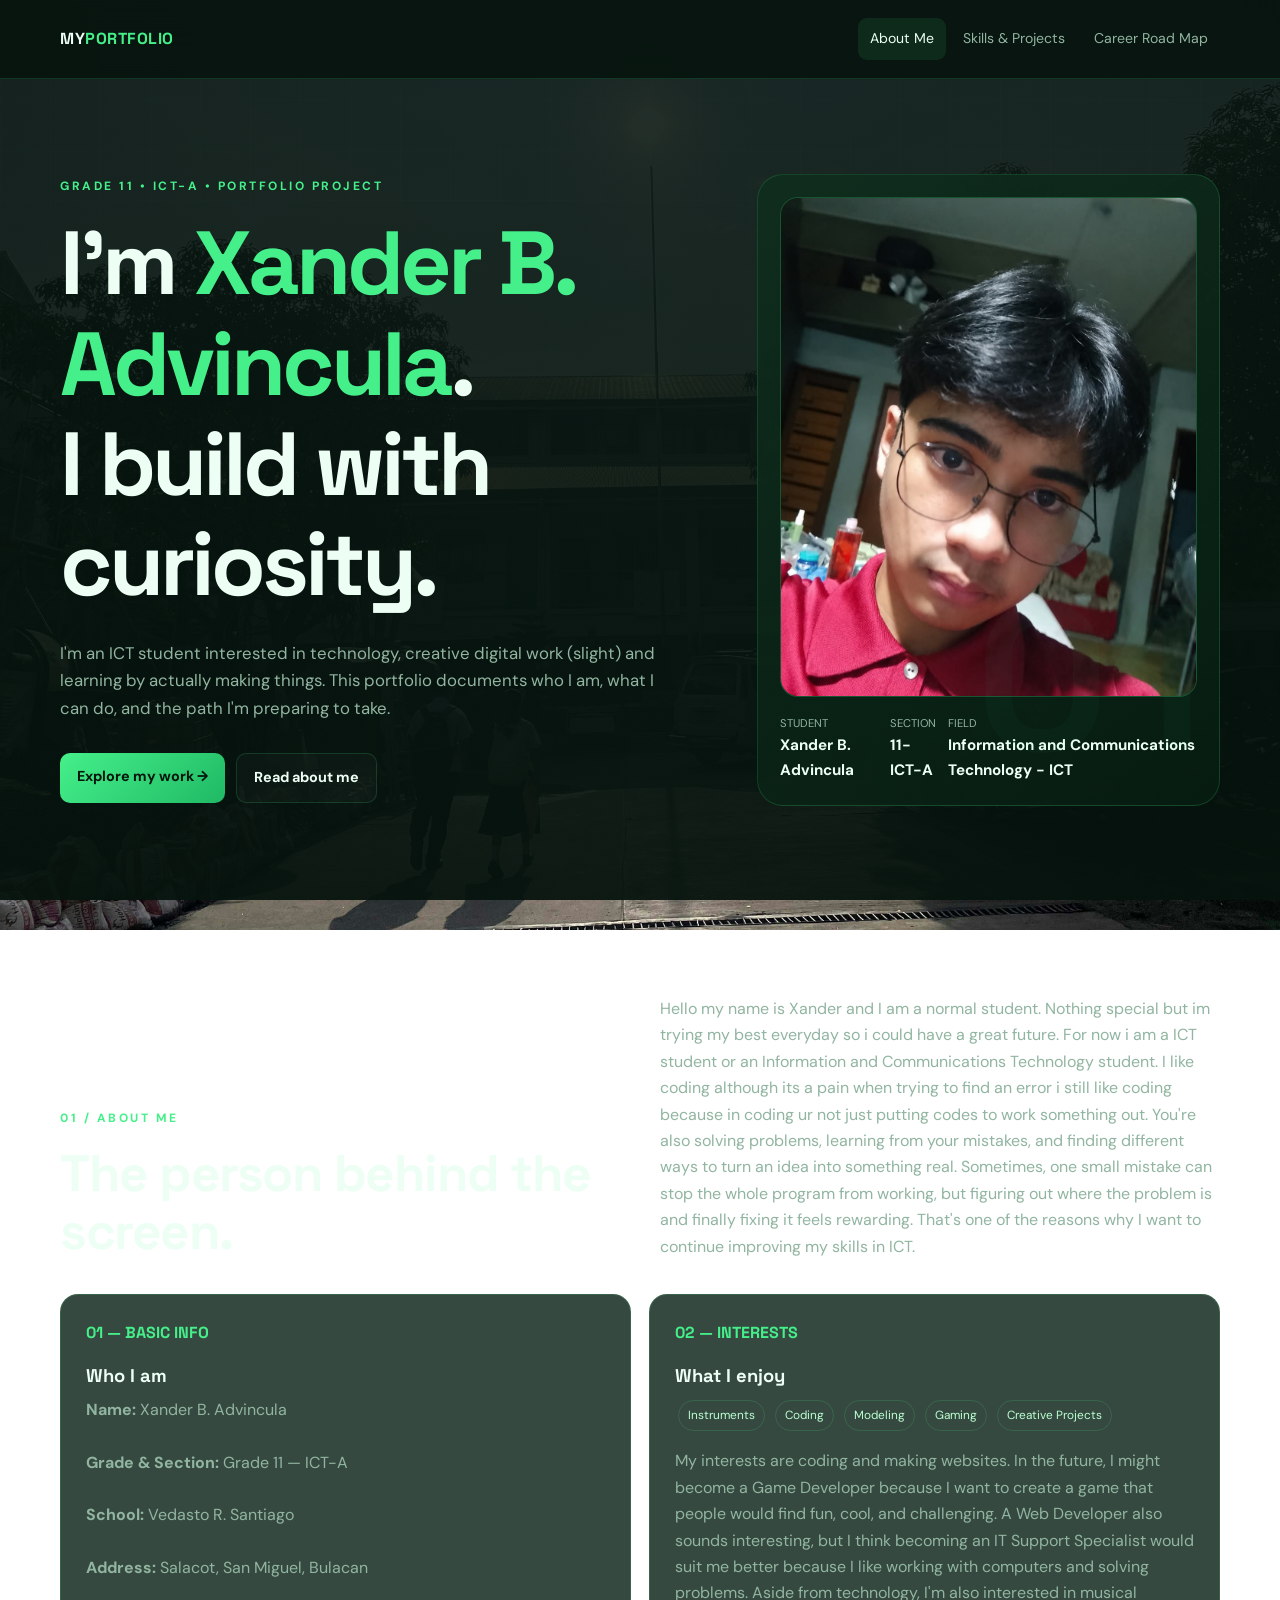
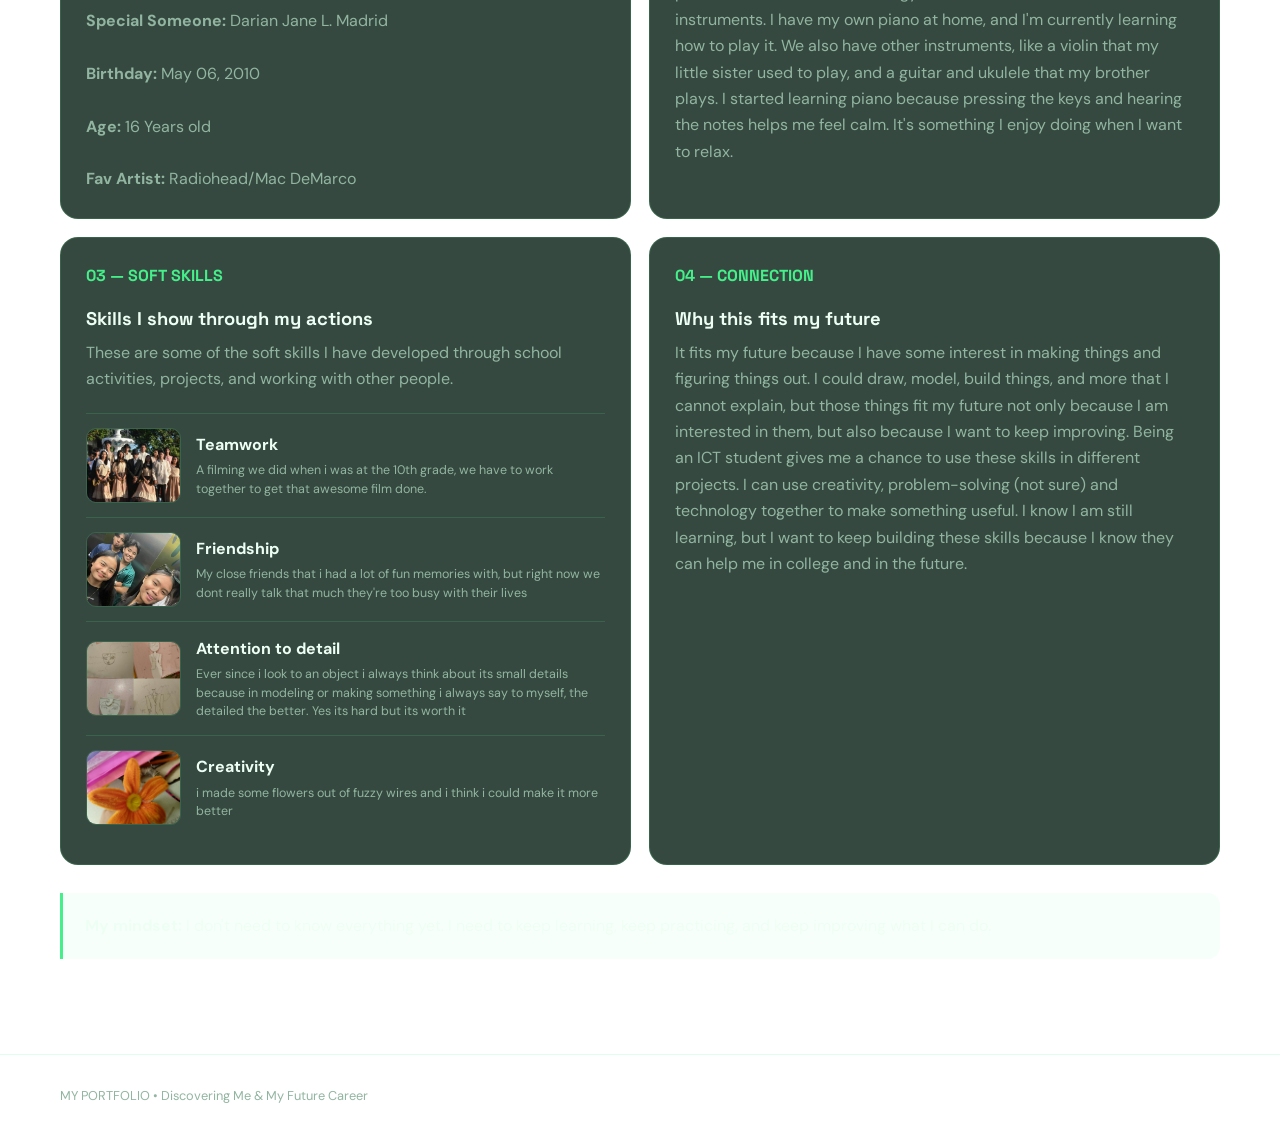
<file: index.html>
<html lang="en">

<head>
    <meta charset="UTF-8">
    <meta name="viewport" content="width=device-width, initial-scale=1.0">

    <title>My Portfolio — About Me</title>

    <link rel="stylesheet" href="style.css">
</head>

<body>

    <!-- NAVIGATION -->
    <header>
        <div class="container nav">

            <a href="index.html" class="logo">
                MY<b>PORTFOLIO</b>
            </a>

            <nav class="navlinks">
                <a href="index.html" class="active">About Me</a>
                <a href="skills.html">Skills & Projects</a>
                <a href="roadmap.html">Career Road Map</a>
            </nav>

        </div>
    </header>


    <main>

        <!-- HERO SECTION -->
        <section class="hero container fade">

            <div>

                <div class="eyebrow">
                    Grade 11 • ICT-A • Portfolio Project
                </div>

                <h1>
                    I'm <em>Xander B. Advincula</em>.<br>
                    I build with curiosity.
                </h1>

                <p class="lead">
                    I'm an ICT student interested in technology, creative
                    digital work (slight) and learning by actually making things.
                    This portfolio documents who I am, what I can do,
                    and the path I'm preparing to take.
                </p>

                <div class="actions">

                    <a href="skills.html" class="btn primary">
                        Explore my work →
                    </a>

                    <a href="#about" class="btn ghost">
                        Read about me
                    </a>

                </div>

            </div>


            <!-- PROFILE CARD -->
            <div class="hero-card">

                <img
                    src="xanie.jpg"
                    alt="My profile photo"
                    class="photo"
                >

                <div class="card-meta">

                    <div>
                        <small>STUDENT</small>
                        <strong>Xander B. Advincula</strong>
                    </div>

                    <div>
                        <small>SECTION</small>
                        <strong>11-ICT-A</strong>
                    </div>

                    <div>
                        <small>FIELD</small>
                        <strong>Information and Communications Technology - ICT </strong>
                    </div>

                </div>

            </div>

        </section>


        <section class="section" id="about">

            <div class="container">

                <div class="section-head">

                    <div>

                        <div class="eyebrow">
                            01 / About Me
                        </div>

                        <h2>
                            The person behind the screen.
                        </h2>

                    </div>

                    <p>
                       Hello my name is Xander and I am a normal student. Nothing special but im trying my best everyday so i could have a great future.
					   For now i am a ICT student or an Information and Communications Technology student. I like coding although its a pain when trying to find an error
					   i still like coding because in coding ur not just putting codes to work something out. You're also solving problems, learning from your mistakes, 
					   and finding different ways to turn an idea into something real. Sometimes, one small mistake can stop the whole program from working, but figuring 
					   out where the problem is and finally fixing it feels rewarding. That's one of the reasons why I want to continue improving my skills in ICT.

                </div>


                <div class="grid2">


                    <article class="card">

                        <div class="number">
                            01 — BASIC INFO
                        </div>

                        <h3>
                            Who I am
                        </h3>

                        <p>
                            <b>Name:</b>
                           Xander B. Advincula
                        </p> <br>

                        <p>
                            <b>Grade & Section:</b>
                            Grade 11 — ICT-A
                        </p> <br>

                        <p>
                            <b>School:</b>
                            Vedasto R. Santiago
                        </p> <br>

                        <p>
                            <b>Address:</b>
                            Salacot, San Miguel, Bulacan
                        </p> <br>
						
						 <p>
                            <b>Special Someone:</b>
                            Darian Jane L. Madrid
                        </p> <br>
						
						 <p>
                            <b>Birthday:</b>
                            May 06, 2010
                        </p> <br>
						
						<p>
                            <b>Age:</b>
                            16 Years old
                        </p> <br>
						
						<p>
                            <b>Fav Artist:</b>
                            Radiohead/Mac DeMarco
                        </p>



                    </article>


                    <!-- INTERESTS -->
                    <article class="card">

                        <div class="number">
                            02 — INTERESTS
                        </div>

                        <h3>
                            What I enjoy
                        </h3>

                        <span class="tag">
                            Instruments
                        </span>

                        <span class="tag">
                            Coding
                        </span>

                        <span class="tag">
                            Modeling
                        </span>

                        <span class="tag">
                            Gaming
                        </span>

                        <span class="tag">
                            Creative Projects
                        </span>

                        <p style="margin-top: 14px;">
                            My interests are coding and making websites. 
							In the future, I might become a Game Developer because I want to create a game that people would find fun, cool, and challenging.
							A Web Developer also sounds interesting, but I think becoming an IT Support Specialist would suit me better because I like working with computers and solving problems. 
							Aside from technology, I'm also interested in musical instruments. I have my own piano at home, and I'm currently learning how to play it. We also have other instruments, like a violin that my little sister used to play, and a guitar and ukulele that my brother plays. 
							I started learning piano because pressing the keys and hearing the notes helps me feel calm. 
							It's something I enjoy doing when I want to relax.
                        </p>

                    </article>


<!-- =========================
     SOFT SKILLS + EVIDENCE
========================== -->

<article class="card soft-skills-card">

    <div class="number">
        03 — SOFT SKILLS
    </div>

    <h3>
        Skills I show through my actions
    </h3>

    <p>
        These are some of the soft skills I have developed
        through school activities, projects, and working with
        other people.
    </p>


    <!-- SOFT SKILL 1 -->

    <div class="soft-skill">

        <img
            src="teamwork.jpg"
            alt="Evidence of my teamwork"
        >

        <div>

            <strong>
                Teamwork
            </strong>

            <span>
                A filming we did when i was at the 10th grade, we have to
   				work together to get that awesome film done.
            </span>

        </div>

    </div>



    <!-- SOFT SKILL 2 -->

    <div class="soft-skill">

        <img
            src="friendship.jpg"
            alt="Evidence of my friendship"
        >

        <div>

            <strong>
                Friendship
            </strong>

            <span>
                My close friends that i had a lot of fun memories with, but right now we
				dont really talk that much they're too busy with their lives
            </span>

        </div>

    </div>



    <!-- SOFT SKILL 3 -->

    <div class="soft-skill">

        <img
            src="attentiontodetail.jpg"
            alt="Attention to detail"
        >

        <div>

            <strong>
               Attention to detail
            </strong>

            <span>
                Ever since i look to an object i always think about its small details because in modeling or making something
				i always say to myself, the detailed the better. Yes its hard but its worth it
            </span>

        </div>

    </div>



    <!-- SOFT SKILL 4 -->

    <div class="soft-skill">

        <img
            src="creativity.jpg"
            alt="Evidence of my creativity"
        >

        <div>

            <strong>
                Creativity
            </strong>

            <span>
                i made some flowers out of fuzzy wires and i think i could make it more better 
            </span>

        </div>

    </div>

</article>


                    <!-- CAREER CONNECTION -->
                    <article class="card">

                        <div class="number">
                            04 — CONNECTION
                        </div>

                        <h3>
                            Why this fits my future
                        </h3>

                        <p>
                         It fits my future because I have some interest in making things and figuring things out.
    I could draw, model, build things, and more that I cannot explain, but those things fit my future
    not only because I am interested in them, but also because I want to keep improving.
    Being an ICT student gives me a chance to use these skills in different projects.
    I can use creativity, problem-solving (not sure) and technology together to make something useful.
    I know I am still learning, but I want to keep building these skills because I know they can
    help me in college and in the future.
                        </p>

                    </article>

                </div>


                <!-- PERSONAL QUOTE -->
                <div class="quote">

                    <b>My mindset:</b>

                    I don't need to know everything yet.
                    I need to keep learning, keep practicing,
                    and keep improving what I can do.

                </div>

            </div>

        </section>

    </main>


    <!-- FOOTER -->
    <footer>

        <div class="container">

            MY PORTFOLIO • Discovering Me & My Future Career

        </div>

    </footer>

</body>

</html>
</file>
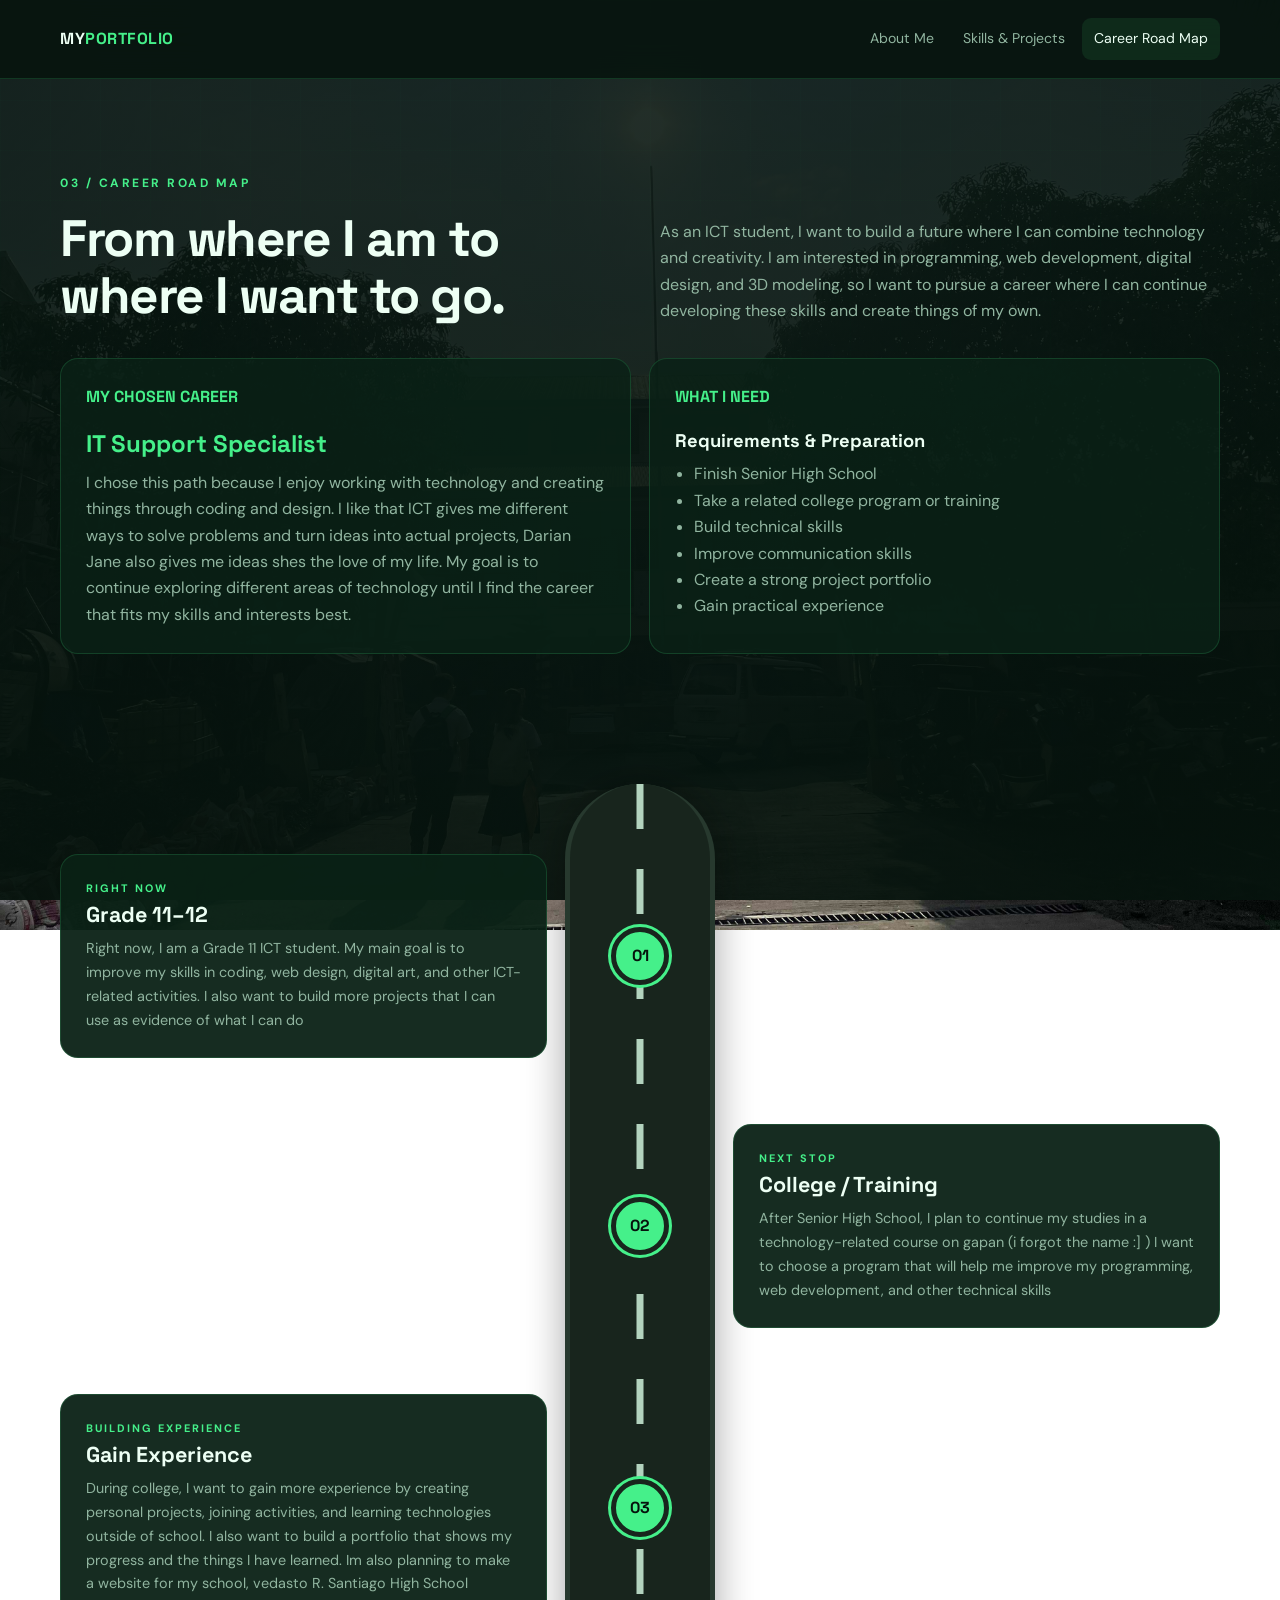
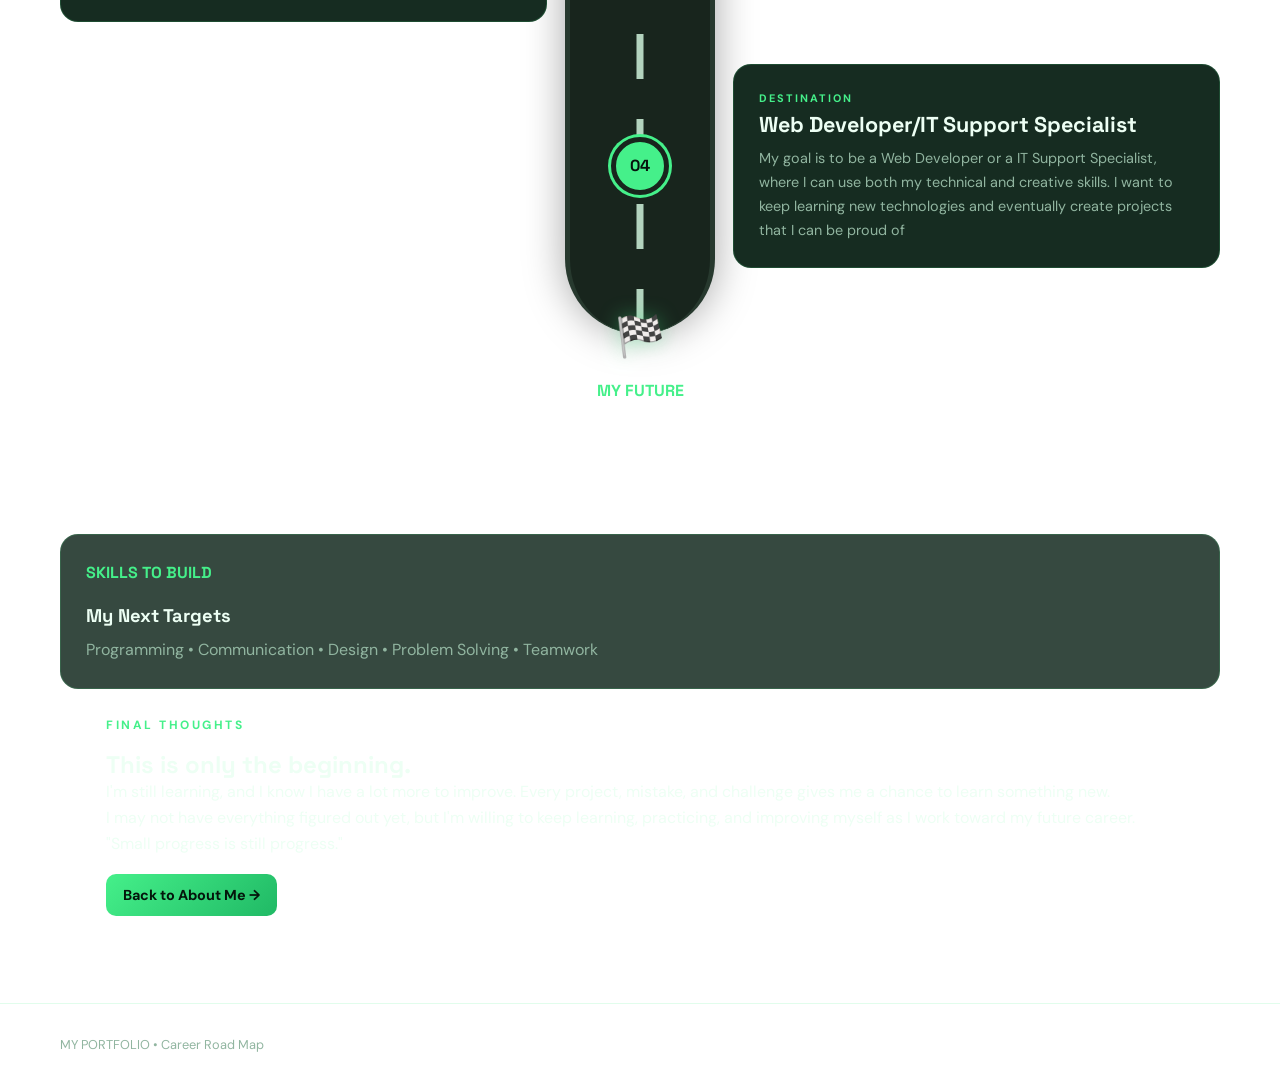
<file: roadmap.html>
<html lang="en">

<head>

    <meta charset="UTF-8">

    <meta name="viewport" content="width=device-width, initial-scale=1.0">

    <title>My Portfolio — Career Road Map</title>

    <link rel="stylesheet" href="style.css">

</head>


<body>


    <!-- =========================
         HEADER / NAVIGATION
    ========================== -->

    <header>

        <div class="container nav">

            <a href="index.html" class="logo">
                MY<b>PORTFOLIO</b>
            </a>


            <nav class="navlinks">

                <a href="index.html">
                    About Me
                </a>

                <a href="skills.html">
                    Skills & Projects
                </a>

                <a href="roadmap.html" class="active">
                    Career Road Map
                </a>

            </nav>

        </div>

    </header>



    <main>


        <!-- =========================
             INTRODUCTION
        ========================== -->

        <section class="section container fade">

            <div class="section-head">

                <div>

                    <div class="eyebrow">
                        03 / Career Road Map
                    </div>

                    <h2>
                        From where I am
                        to where I want to go.
                    </h2>

                </div>


                <p>
                    As an ICT student, I want to build a future where I can combine technology and creativity. 
					I am interested in programming, web development, digital design, and 3D modeling, so I want to pursue a career where I can continue developing these skills and create things of my own.
                </p>

            </div>



            <!-- =========================
                 CAREER + REQUIREMENTS
            ========================== -->

            <div class="grid2">


                <!-- DREAM CAREER -->

                <article class="card">

                    <div class="number">
                        MY CHOSEN CAREER
                    </div>


                    <h2 style="color:var(--cyan); margin-bottom:12px;">
                        IT Support Specialist
                    </h2>


                    <p>
                        I chose this path because I enjoy working with technology and creating things through coding and design. 
						I like that ICT gives me different ways to solve problems and turn ideas into actual projects, Darian Jane also gives me ideas shes the love of my life. 
						My goal is to continue exploring different areas of technology until I find the career that fits my skills and interests best.
                    </p>

                </article>



                <!-- REQUIREMENTS -->

                <article class="card">

                    <div class="number">
                        WHAT I NEED
                    </div>


                    <h3>
                        Requirements & Preparation
                    </h3>


                    <ul>

                        <li>
                            Finish Senior High School
                        </li>

                        <li>
                            Take a related college program
                            or training
                        </li>

                        <li>
                            Build technical skills
                        </li>

                        <li>
                            Improve communication skills
                        </li>

                        <li>
                            Create a strong project portfolio
                        </li>

                        <li>
                            Gain practical experience
                        </li>

                    </ul>

                </article>

            </div>



<!-- =========================
     ACTUAL CAREER ROAD MAP
========================== -->

<section class="roadmap">

    <div class="road">

        <!-- ROAD LINE -->

        <div class="road-line"></div>


        <!-- STOP 1 -->

        <div class="road-stop stop-1">

            <div class="road-marker">
                01
            </div>

            <div class="road-card">

                <span class="road-label">
                    RIGHT NOW
                </span>

                <h3>
                    Grade 11–12
                </h3>

                <p>
                    Right now, I am a Grade 11 ICT student. 
					My main goal is to improve my skills in coding, web design, digital art, and other ICT-related activities. 
					I also want to build more projects that I can use as evidence of what I can do
                </p>

            </div>

        </div>



        <!-- STOP 2 -->

        <div class="road-stop stop-2">

            <div class="road-marker">
                02
            </div>

            <div class="road-card">

                <span class="road-label">
                    NEXT STOP
                </span>

                <h3>
                    College / Training
                </h3>

                <p>
                   After Senior High School, I plan to continue my studies in a technology-related course on gapan (i forgot the name :] ) 
				   I want to choose a program that will help me improve my programming, web development, and other technical skills
                </p>

            </div>

        </div>



        <!-- STOP 3 -->

        <div class="road-stop stop-3">

            <div class="road-marker">
                03
            </div>

            <div class="road-card">

                <span class="road-label">
                    BUILDING EXPERIENCE
                </span>

                <h3>
                    Gain Experience
                </h3>

                <p>
                    During college, I want to gain more experience by creating personal projects, joining activities, and learning technologies outside of school.
					I also want to build a portfolio that shows my progress and the things I have learned. Im also planning to make a website for my school, vedasto R. Santiago High School
                </p>

            </div>

        </div>



        <!-- STOP 4 -->

        <div class="road-stop stop-4">

            <div class="road-marker">
                04
            </div>

            <div class="road-card">

                <span class="road-label">
                    DESTINATION
                </span>

                <h3>
                    Web Developer/IT Support Specialist
                </h3>

                <p>
                   My goal is to be a Web Developer or a IT Support Specialist, where I can use both my technical and creative skills. 
				   I want to keep learning new technologies and eventually create projects that I can be proud of
                </p>

            </div>

        </div>



        <!-- FINISH -->

        <div class="finish">

            <div class="finish-flag">
                🏁
            </div>

            <strong>
                MY FUTURE
            </strong>

        </div>

    </div>

</section>



                <!-- SKILLS -->

                <div class="card">

                    <div class="number">
                        SKILLS TO BUILD
                    </div>


                    <h3>
                        My Next Targets
                    </h3>


                    <p>
                        Programming • Communication •
                        Design • Problem Solving •
                        Teamwork
                    </p>

                </div> <br>







            <!-- =========================
                 FINAL THOUGHTS
            ========================== -->

            <section class="final-section">

                <div class="container">

                    <div class="eyebrow">
                        FINAL THOUGHTS
                    </div>


                    <h2>
                        This is only the beginning.
                    </h2>


                    <p>
                        I'm still learning, and I know I have
                        a lot more to improve. Every project,
                        mistake, and challenge gives me a chance
                        to learn something new.
                    </p>


                    <p>
                        I may not have everything figured out
                        yet, but I'm willing to keep learning,
                        practicing, and improving myself as I
                        work toward my future career.
                    </p>


                    <div class="final-quote">
                        "Small progress is still progress."
                    </div>

                    <br>
                    <a href="index.html" class="btn primary">
                        Back to About Me →
                    </a>
                    

                </div>

            </section>


        </section>

    </main>



    <!-- =========================
         FOOTER
    ========================== -->

    <footer>

        <div class="container">

            MY PORTFOLIO • Career Road Map

        </div>

    </footer>


</body>

</html>
</file>
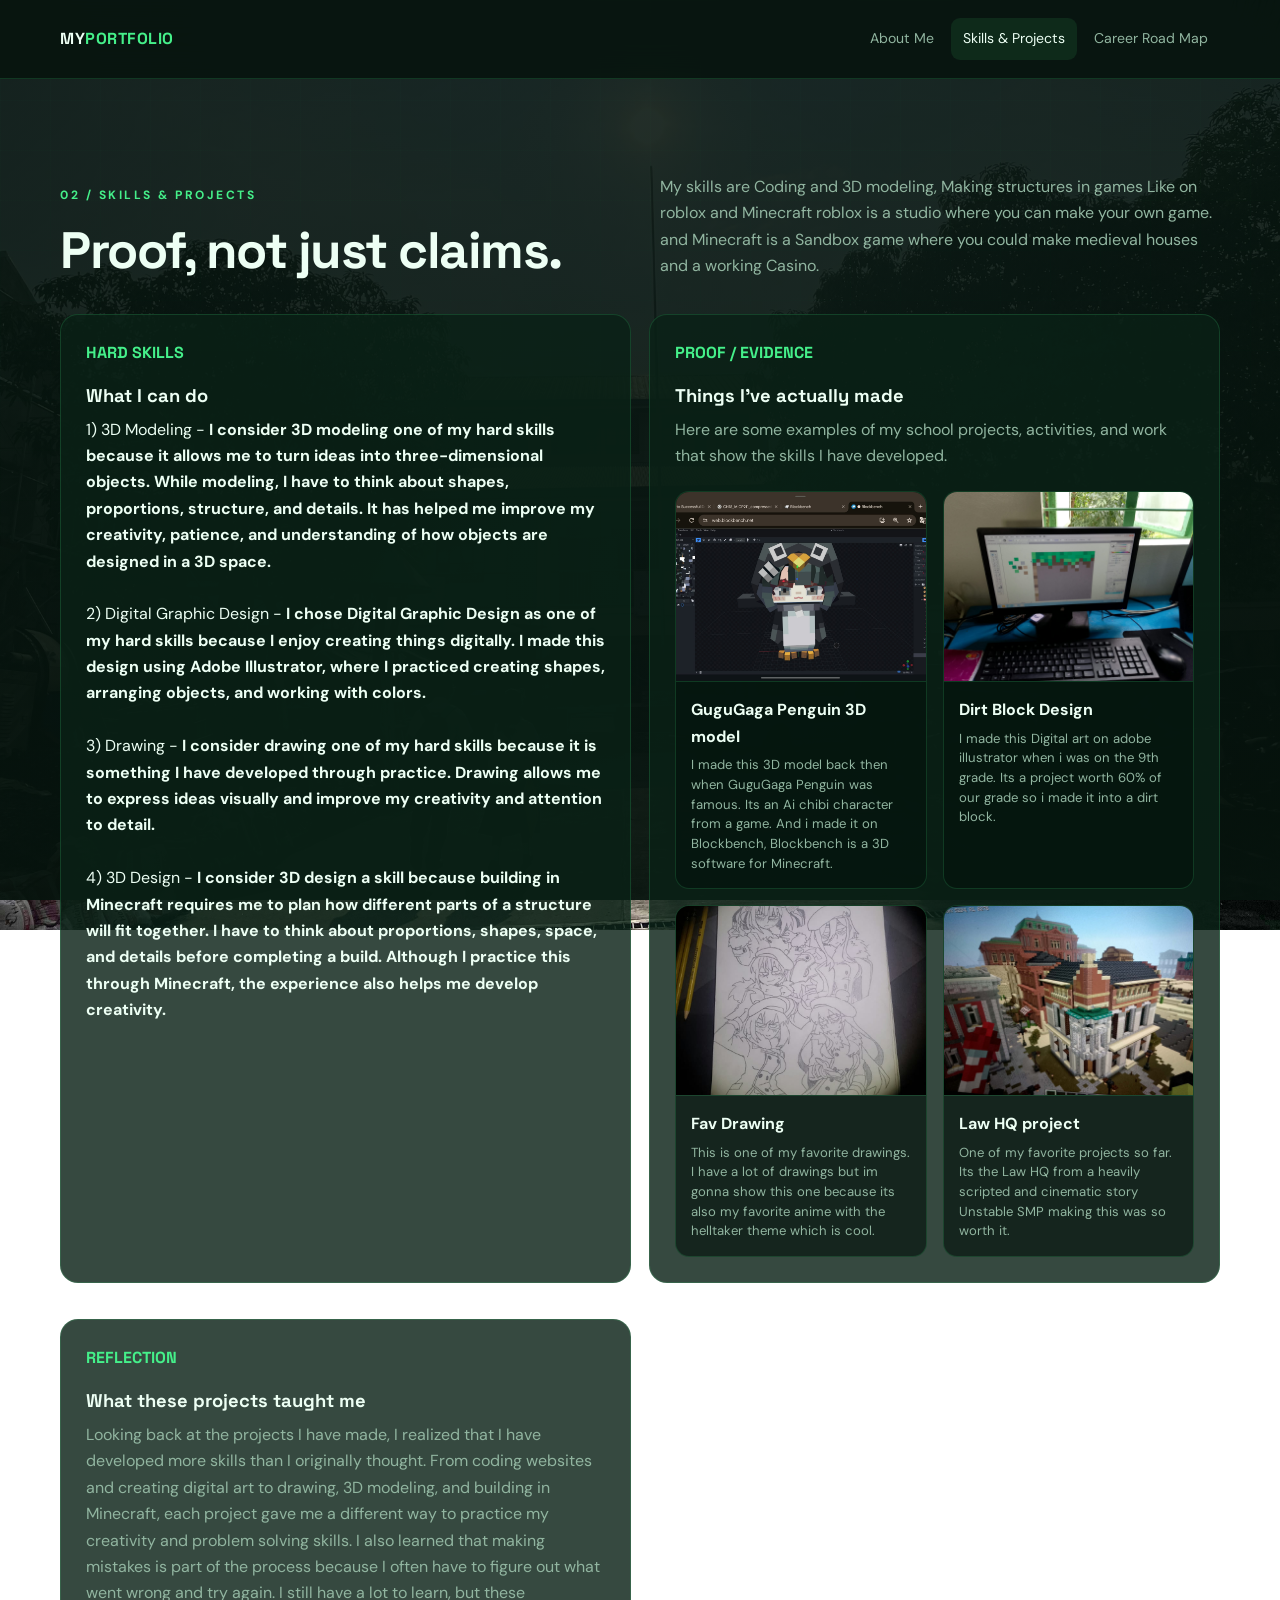
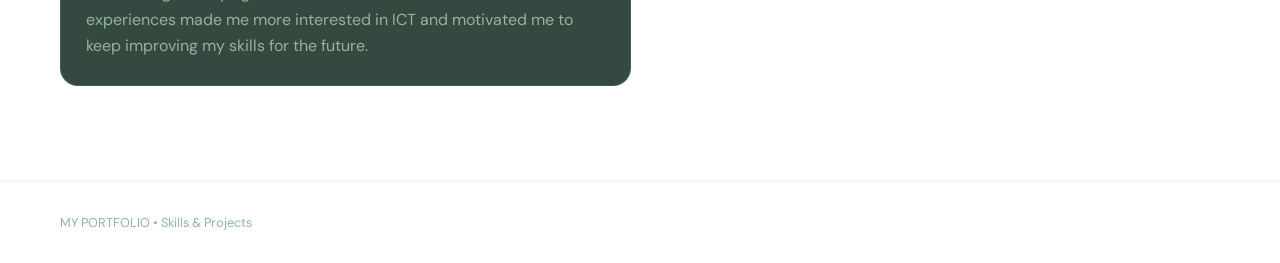
<file: skills.html>
<!DOCTYPE html>
<html lang="en">

<head>

    <meta charset="UTF-8">

    <meta name="viewport" content="width=device-width, initial-scale=1.0">

    <title>My Portfolio — Skills & Projects</title>

    <link rel="stylesheet" href="style.css">

</head>


<body>


    <!-- =========================
         HEADER / NAVIGATION
    ========================== -->

    <header>

        <div class="container nav">

            <a href="index.html" class="logo">
                MY<b>PORTFOLIO</b>
            </a>


            <nav class="navlinks">

                <a href="index.html">
                    About Me
                </a>

                <a href="skills.html" class="active">
                    Skills & Projects
                </a>

                <a href="roadmap.html">
                    Career Road Map
                </a>

            </nav>

        </div>

    </header>



    <main>


        <!-- =========================
             PAGE INTRODUCTION
        ========================== -->

        <section class="section container fade">

            <div class="section-head">

                <div>

                    <div class="eyebrow">
                        02 / Skills & Projects
                    </div>

                    <h2>
                        Proof, not just claims.
                    </h2>

                </div>


                <p>
                My skills are Coding and 3D modeling, Making structures in games Like on roblox and Minecraft roblox is a studio where 
				you can make your own game. and Minecraft is a Sandbox game where you could make medieval houses and a working Casino.
					
                </p>

            </div>



            <!-- =========================
                 SKILLS + EVIDENCE
            ========================== -->

            <div class="grid2">


                <!-- HARD SKILLS -->

                <div class="card">

                    <div class="number">
                        HARD SKILLS
                    </div>


                    <h3>
                        What I can do
                    </h3>


                    <!-- SKILL 1 -->

                    <div class="skill">

                        <div class="skilltop">

                            <span>
                                1) 3D Modeling -
                            </span>

                            <b>
                                I consider 3D modeling one of my hard skills because it allows me to turn ideas into three-dimensional objects.
								While modeling, I have to think about shapes, proportions, structure, and details.
								It has helped me improve my creativity, patience, and understanding of how objects are designed in a 3D space.
                            </b>

                        </div>


                        <div class="bar">

                            <i style="--w:85%"></i>

                        </div>

                    </div> <br>



                    <!-- SKILL 2 -->

                    <div class="skill">

                        <div class="skilltop">

                            <span>
                                2) Digital Graphic Design -
                            </span>

                            <b>
                                I chose Digital Graphic Design as one of my hard skills because I enjoy creating things digitally.
								I made this design using Adobe Illustrator, where I practiced creating shapes, arranging objects, and working with colors.
                            </b>

                        </div> <br> 


                        <div class="bar">

                            <i style="--w:70%"></i>

                        </div>

                    </div>



                    <!-- SKILL 3 -->

                    <div class="skill">

                        <div class="skilltop">

                            <span>
                                3) Drawing -
                            </span>

                            <b>
                                I consider drawing one of my hard skills because it is something I have developed through practice.
								Drawing allows me to express ideas visually and improve my creativity and attention to detail.
                            </b>

                        </div>


                        <div class="bar">

                            <i style="--w:75%"></i>

                        </div>

                    </div> <br>



                    <!-- SKILL 4 -->

                    <div class="skill">

                        <div class="skilltop">

                            <span>
                                4) 3D Design -
                            </span>

                            <b>
                               I consider 3D design a skill because building in Minecraft requires me to plan how different parts of a structure will fit together.
							   I have to think about proportions, shapes, space, and details before completing a build.
							   Although I practice this through Minecraft, the experience also helps me develop creativity.
                            </b>

                        </div>


                        <div class="bar">

                            <i style="--w:80%"></i>

                        </div>

                    </div>


                </div>



<!-- =========================
     PROOF / EVIDENCE
========================== -->

<div class="card evidence-card">

    <div class="number">
        PROOF / EVIDENCE
    </div>

    <h3>
        Things I've actually made
    </h3>

    <p class="evidence-intro">
        Here are some examples of my school projects,
        activities, and work that show the skills I have developed.
    </p>


    <div class="proof-grid">


        <!-- PROOF 1 -->

        <div class="proof">

            <img
                src="gugugaga.jpg"
                alt="Screenshot of my project"
            >

            <div class="proof-info">

                <strong>
                    GuguGaga Penguin 3D model
                </strong>

                <span>
                    I made this 3D model back then when GuguGaga Penguin was famous. Its an Ai chibi character from a game.
					And i made it on Blockbench, Blockbench is a 3D software for Minecraft.
                </span>

            </div>

        </div>



        <!-- PROOF 2 -->

        <div class="proof">

            <img
                src="dirtblock.jpg"
                alt="Screenshot of my project"
            >

            <div class="proof-info">

                <strong>
                    Dirt Block Design 
                </strong>

                <span>
                    I made this Digital art on adobe illustrator when i was on the 9th grade. Its a project worth 60% of our grade so i made
					it into a dirt block.
                </span>

            </div>

        </div>



        <!-- PROOF 3 -->

        <div class="proof">

            <img
                src="drawing.jpg"
                alt="Screenshot of my project"
            >

            <div class="proof-info">

                <strong>
                    Fav Drawing
                </strong>

                <span>
                    This is one of my favorite drawings. I have a lot of drawings but im gonna show this one because its also my favorite anime
					with the helltaker theme which is cool.
                </span>

            </div>

        </div>



        <!-- PROOF 4 -->

        <div class="proof">

            <img
                src="lawHQ.jpg"
                alt="Screenshot of my project"
            >

            <div class="proof-info">

                <strong>
                    Law HQ project
                </strong>

                <span>
                    One of my favorite projects so far. Its the Law HQ from a heavily scripted and cinematic story Unstable SMP making this was so worth it.
                </span>

            </div>

        </div>

    </div>

</div>


            <!-- =========================
                 REFLECTION
            ========================== -->

            <div
                class="card"
                style="margin-top:18px"
            >

                <div class="number">
                    REFLECTION
                </div>


                <h3>
                    What these projects taught me
                </h3>


                <p>
                    Looking back at the projects I have made, I realized that I have developed more skills than I originally thought.
					From coding websites and creating digital art to drawing, 3D modeling, and building in Minecraft, each project gave me a different way to practice my creativity and problem solving skills.
					I also learned that making mistakes is part of the process because I often have to figure out what went wrong and try again. 
					I still have a lot to learn, but these experiences made me more interested in ICT and motivated me to keep improving my skills for the future.
                </p>

            </div>


        </section>

    </main>



    <!-- =========================
         FOOTER
    ========================== -->

    <footer>

        <div class="container">

            MY PORTFOLIO • Skills & Projects

        </div>

    </footer>


</body>

</html>
</file>
<file: style.css>
@import url('https://fonts.googleapis.com/css2?family=DM+Sans:wght@400;500;600;700&family=Space+Grotesk:wght@500;600;700&display=swap');


/* ==============================
   VARIABLES
============================== */

:root {
    --background: #06130d;
    --card: #0a2116;
    --card-light: #0f2d1d;

    --text: #edfff4;
    --muted: #91b5a0;

    --cyan: #45f08a;
    --blue: #20b965;

    --border: rgba(69, 240, 138, 0.16);
}


/* ==============================
   RESET
============================== */

* {
    box-sizing: border-box;
    margin: 0;
    padding: 0;
}

html {
    scroll-behavior: smooth;
}

body {
    font-family: "DM Sans", sans-serif;
    color: var(--text);
    line-height: 1.65;

    background-image:
        linear-gradient(
            rgba(6, 19, 13, 0.88),
            rgba(6, 19, 13, 0.94)
        ),
        url("school.jpg");

    background-size: cover;
    background-position: center;
    background-attachment: fixed;
    background-repeat: no-repeat;
}


/* ==============================
   BACKGROUND GRID
============================== */

body::before {
    content: "";

    position: fixed;
    inset: 0;

    pointer-events: none;

    opacity: 0.25;

    background-image:
        linear-gradient(
            rgba(69, 240, 138, 0.07) 1px,
            transparent 1px
        ),
        linear-gradient(
            90deg,
            rgba(69, 240, 138, 0.07) 1px,
            transparent 1px
        );

    background-size: 50px 50px;

    mask-image: linear-gradient(
        to bottom,
        black,
        transparent 75%
    );
}


/* ==============================
   GENERAL
============================== */

a {
    text-decoration: none;
    color: inherit;
}

.container {
    width: min(1160px, 92%);
    margin: auto;
}


/* ==============================
   HEADER / NAVIGATION
============================== */

header {
    position: sticky;

    top: 0;

    z-index: 20;

    background: rgba(6, 19, 13, 0.85);

    backdrop-filter: blur(18px);

    border-bottom: 1px solid var(--border);
}

.nav {
    min-height: 78px;

    display: flex;

    align-items: center;

    justify-content: space-between;

    gap: 25px;
}


/* LOGO */

.logo {
    font-family: "Space Grotesk", sans-serif;

    font-weight: 700;

    letter-spacing: 0.5px;
}

.logo b {
    color: var(--cyan);
}


/* NAV LINKS */

.navlinks {
    display: flex;

    gap: 5px;

    flex-wrap: wrap;
}

.navlinks a {
    color: var(--muted);

    font-size: 0.88rem;

    padding: 9px 12px;

    border-radius: 9px;

    transition: 0.25s;
}

.navlinks a:hover,
.navlinks a.active {
    color: var(--text);

    background: rgba(69, 240, 138, 0.09);
}


/* ==============================
   HERO
============================== */

.hero {
    min-height: calc(100vh - 78px);

    display: grid;

    grid-template-columns: 1.15fr 0.85fr;

    align-items: center;

    gap: 70px;

    padding: 70px 0;
}


/* SMALL TITLE */

.eyebrow {
    font-size: 0.75rem;

    letter-spacing: 2.5px;

    text-transform: uppercase;

    color: var(--cyan);

    font-weight: 700;

    margin-bottom: 16px;
}


/* MAIN TITLE */

h1,
h2,
h3 {
    font-family: "Space Grotesk", sans-serif;

    line-height: 1.12;
}

h1 {
    font-size: clamp(3rem, 7vw, 6.6rem);

    letter-spacing: -4px;

    max-width: 780px;
}

h1 em {
    font-style: normal;

    color: var(--cyan);
}


/* HERO DESCRIPTION */

.lead {
    color: var(--muted);

    max-width: 680px;

    font-size: 1.05rem;

    margin: 25px 0 30px;
}


/* ==============================
   BUTTONS
============================== */

.actions {
    display: flex;

    gap: 11px;

    flex-wrap: wrap;
}

.btn {
    padding: 12px 17px;

    border-radius: 10px;

    font-weight: 700;

    font-size: 0.9rem;

    border: 1px solid var(--border);

    transition: 0.25s;
}

.btn:hover {
    transform: translateY(-2px);
}


/* GREEN MAIN BUTTON */

.btn.primary {
    background: linear-gradient(
        135deg,
        var(--cyan),
        var(--blue)
    );

    color: #04150b;

    border: 0;
}


/* SECONDARY BUTTON */

.btn.ghost {
    background: rgba(255, 255, 255, 0.025);
}


/* ==============================
   PROFILE CARD
============================== */

.hero-card {
    min-height: 480px;

    border: 1px solid var(--border);

    border-radius: 26px;

    background:
        linear-gradient(
            145deg,
            rgba(15, 45, 29, 0.95),
            rgba(8, 29, 18, 0.88)
        );

    padding: 22px;

    position: relative;

    overflow: hidden;
}


/* LARGE BACKGROUND NUMBER */

.hero-card::after {
    content: "01";

    position: absolute;

    right: 15px;

    bottom: -45px;

    font-family: "Space Grotesk", sans-serif;

    font-size: 13rem;

    font-weight: 700;

    color: rgba(69, 240, 138, 0.035);
}


/* PROFILE IMAGE */

.photo {
    width: 100%;

    height: 500px;

    object-fit: cover;

    border-radius: 18px;

    background: #10351f;

    border: 1px solid var(--border);
}


/* INFO UNDER PHOTO */

.card-meta {
    display: flex;

    justify-content: space-between;

    gap: 12px;

    margin-top: 17px;
}

.card-meta small {
    color: var(--muted);

    display: block;

    font-size: 0.7rem;
}

.card-meta strong {
    font-size: 0.95rem;
}


/* ==============================
   SECTIONS
============================== */

.section {
    padding: 95px 0;
}

.section-head {
    display: flex;

    justify-content: space-between;

    gap: 30px;

    align-items: end;

    margin-bottom: 34px;
}

.section-head h2 {
    font-size: clamp(2rem, 4vw, 3.4rem);

    letter-spacing: -1.5px;
}

.section-head p {
    max-width: 560px;

    color: var(--muted);
}


/* ==============================
   GRIDS
============================== */

.grid2 {
    display: grid;

    grid-template-columns: 1fr 1fr;

    gap: 18px;
}

.grid3 {
    display: grid;

    grid-template-columns: repeat(3, 1fr);

    gap: 18px;
}


/* ==============================
   CARDS
============================== */

.card {
    background: rgba(10, 33, 22, 0.82);

    border: 1px solid var(--border);

    border-radius: 18px;

    padding: 25px;

    transition: 0.25s;
}

.card:hover {
    transform: translateY(-4px);

    border-color: rgba(69, 240, 138, 0.35);
}

.card h3 {
    font-size: 1.15rem;

    margin-bottom: 10px;
}

.card p,
.card li {
    color: var(--muted);
}

.card ul {
    padding-left: 19px;
}


/* ==============================
   CARD NUMBERS
============================== */

.number {
    font-family: "Space Grotesk", sans-serif;

    font-weight: 700;

    font-size: 1rem;

    color: var(--cyan);

    margin-bottom: 20px;
}


/* ==============================
   TAGS
============================== */

.tag {
    display: inline-block;

    border: 1px solid var(--border);

    color: #baffd1;

    border-radius: 999px;

    padding: 5px 9px;

    font-size: 0.74rem;

    margin: 3px;
}


/* ==============================
   QUOTE
============================== */

.quote {
    margin-top: 28px;

    border-left: 3px solid var(--cyan);

    padding: 20px 22px;

    background: rgba(69, 240, 138, 0.04);

    border-radius: 0 12px 12px 0;
}


/* ==============================
   FOOTER
============================== */

footer {
    border-top: 1px solid var(--border);

    padding: 30px 0;

    color: var(--muted);

    font-size: 0.8rem;
}


/* ==============================
   ANIMATION
============================== */

.fade {
    animation: fadeUp 0.7s ease both;
}

@keyframes fadeUp {

    from {
        opacity: 0;

        transform: translateY(14px);
    }

    to {
        opacity: 1;

        transform: translateY(0);
    }

}


/* ==============================
   TABLET / MOBILE
============================== */

@media (max-width: 820px) {

    .hero {
        grid-template-columns: 1fr;

        min-height: auto;

        padding: 60px 0;
    }

    .hero-card {
        min-height: auto;
    }

    .photo {
        height: 300px;
    }

    .grid2,
    .grid3 {
        grid-template-columns: 1fr;
    }

    .section-head {
        display: block;
    }

    .section-head p {
        margin-top: 10px;
    }

    .nav {
        align-items: flex-start;

        flex-direction: column;

        padding: 14px 0;
    }

    .navlinks {
        width: 100%;
    }
}


/* ==============================
   SMALL PHONES
============================== */

@media (max-width: 520px) {

    h1 {
        font-size: 3rem;

        letter-spacing: -2px;
    }

    .hero {
        gap: 35px;
    }

    .photo {
        height: 260px;
    }

    .section {
        padding: 65px 0;
    }

    .navlinks a {
        padding: 7px 8px;

        font-size: 0.78rem;
    }

}

/* ==============================
   PROOF GALLERY
============================== */

.evidence-intro {
    margin-bottom: 22px;
}

.proof-grid {
    display: grid;

    grid-template-columns: 1fr 1fr;

    gap: 16px;

    margin-top: 20px;
}

.proof {
    overflow: hidden;

    border: 1px solid var(--border);

    border-radius: 14px;

    background: rgba(6, 19, 13, 0.65);

    transition: 0.25s;
}

.proof:hover {
    transform: translateY(-4px);

    border-color: rgba(69, 240, 138, 0.4);
}

.proof img {
    width: 100%;

    height: 190px;

    object-fit: cover;

    display: block;

    border-bottom: 1px solid var(--border);
}

.proof-info {
    padding: 15px;
}

.proof-info strong {
    display: block;

    margin-bottom: 5px;

    color: var(--text);
}

.proof-info span {
    display: block;

    color: var(--muted);

    font-size: 0.82rem;

    line-height: 1.5;
}


/* MOBILE */

@media (max-width: 600px) {

    .proof-grid {
        grid-template-columns: 1fr;
    }

    .proof img {
        height: 220px;
    }

}/* ==============================
   SOFT SKILL EVIDENCE
============================== */

.soft-skills-card {
    display: flex;
    flex-direction: column;
}

.soft-skills-card > p {
    margin-bottom: 20px;
}

.soft-skill {
    display: grid;
    grid-template-columns: 95px 1fr;

    gap: 15px;

    align-items: center;

    padding: 14px 0;

    border-top: 1px solid var(--border);
}

.soft-skill img {
    width: 95px;
    height: 75px;

    object-fit: cover;

    border-radius: 10px;

    border: 1px solid var(--border);
}

.soft-skill strong {
    display: block;

    color: var(--text);

    margin-bottom: 3px;
}

.soft-skill span {
    display: block;

    color: var(--muted);

    font-size: 0.78rem;

    line-height: 1.5;
}


@media (max-width: 520px) {

    .soft-skill {
        grid-template-columns: 80px 1fr;
    }

    .soft-skill img {
        width: 80px;
        height: 70px;
    }

}

/* ==============================
   ACTUAL CAREER ROAD
============================== */

.roadmap {
    position: relative;

    margin-top: 90px;

    padding: 40px 0 100px;

    overflow: hidden;
}


/* THE ROAD */

.road {
    position: relative;

    min-height: 1250px;

    width: 100%;
}


/* MAIN CURVING ROAD */

.road-line {
    position: absolute;

    left: 50%;

    top: 0;

    width: 150px;

    height: 1150px;

    transform: translateX(-50%);

    background: #18251d;

    border-left: 5px solid #27392e;

    border-right: 5px solid #27392e;

    border-radius: 80px;

    box-shadow:
        0 0 40px rgba(0, 0, 0, 0.35);
}


/* ROAD CENTER LINE */

.road-line::after {
    content: "";

    position: absolute;

    top: 0;

    left: 50%;

    transform: translateX(-50%);

    width: 7px;

    height: 100%;

    background: repeating-linear-gradient(
        to bottom,
        #d9ffe6 0px,
        #d9ffe6 45px,
        transparent 45px,
        transparent 85px
    );

    opacity: 0.8;
}


/* ROAD STOPS */

.road-stop {
    position: absolute;

    width: 100%;

    display: flex;

    align-items: center;

    z-index: 2;
}


/* LEFT / RIGHT POSITIONING */

.stop-1 {
    top: 70px;

    justify-content: flex-start;
}

.stop-2 {
    top: 340px;

    justify-content: flex-end;
}

.stop-3 {
    top: 610px;

    justify-content: flex-start;
}

.stop-4 {
    top: 880px;

    justify-content: flex-end;
}


/* NUMBER MARKER */

.road-marker {
    position: absolute;

    left: 50%;

    transform: translateX(-50%);

    width: 58px;

    height: 58px;

    display: flex;

    align-items: center;

    justify-content: center;

    border-radius: 50%;

    background: var(--cyan);

    color: #06130d;

    font-family: "Space Grotesk", sans-serif;

    font-weight: 700;

    border: 5px solid #18251d;

    box-shadow:
        0 0 0 3px var(--cyan);
}


/* ROAD CARDS */

.road-card {
    width: 42%;

    padding: 25px;

    background: rgba(10, 33, 22, 0.95);

    border: 1px solid var(--border);

    border-radius: 18px;

    transition: 0.25s;
}

.road-card:hover {
    transform: translateY(-5px);

    border-color: rgba(69, 240, 138, 0.5);

    box-shadow:
        0 15px 35px rgba(0, 0, 0, 0.25);
}


.road-card h3 {
    margin: 5px 0 10px;

    font-size: 1.35rem;
}


.road-card p {
    color: var(--muted);

    font-size: 0.9rem;
}


/* SMALL LABEL */

.road-label {
    color: var(--cyan);

    font-size: 0.68rem;

    font-weight: 700;

    letter-spacing: 2px;

    text-transform: uppercase;
}


/* FINISH LINE */

.finish {
    position: absolute;

    top: 1120px;

    left: 50%;

    transform: translateX(-50%);

    z-index: 4;

    text-align: center;

    display: flex;

    flex-direction: column;

    align-items: center;

    gap: 8px;

    color: var(--cyan);

    font-family: "Space Grotesk", sans-serif;
}


.finish-flag {
    font-size: 2.5rem;

    filter:
        drop-shadow(
            0 0 10px rgba(69, 240, 138, 0.35)
        );
}


/* ==============================
   MOBILE ROAD
============================== */

@media (max-width: 700px) {

    .roadmap {
        padding-top: 20px;
    }

    .road {
        min-height: 1450px;
    }

    .road-line {
        left: 35px;

        transform: none;

        width: 75px;

        height: 1320px;
    }

    .road-line::after {
        width: 5px;
    }

    .road-stop {
        left: 0;

        justify-content: flex-start;

        padding-left: 85px;

        padding-right: 10px;
    }

    .stop-1 {
        top: 50px;
    }

    .stop-2 {
        top: 380px;
    }

    .stop-3 {
        top: 710px;
    }

    .stop-4 {
        top: 1040px;
    }

    .road-marker {
        left: 35px;

        width: 50px;

        height: 50px;
    }

    .road-card {
        width: 100%;
    }

    .finish {
        left: 35px;

        top: 1360px;

        transform: translateX(-50%);
    }

}
</file>
